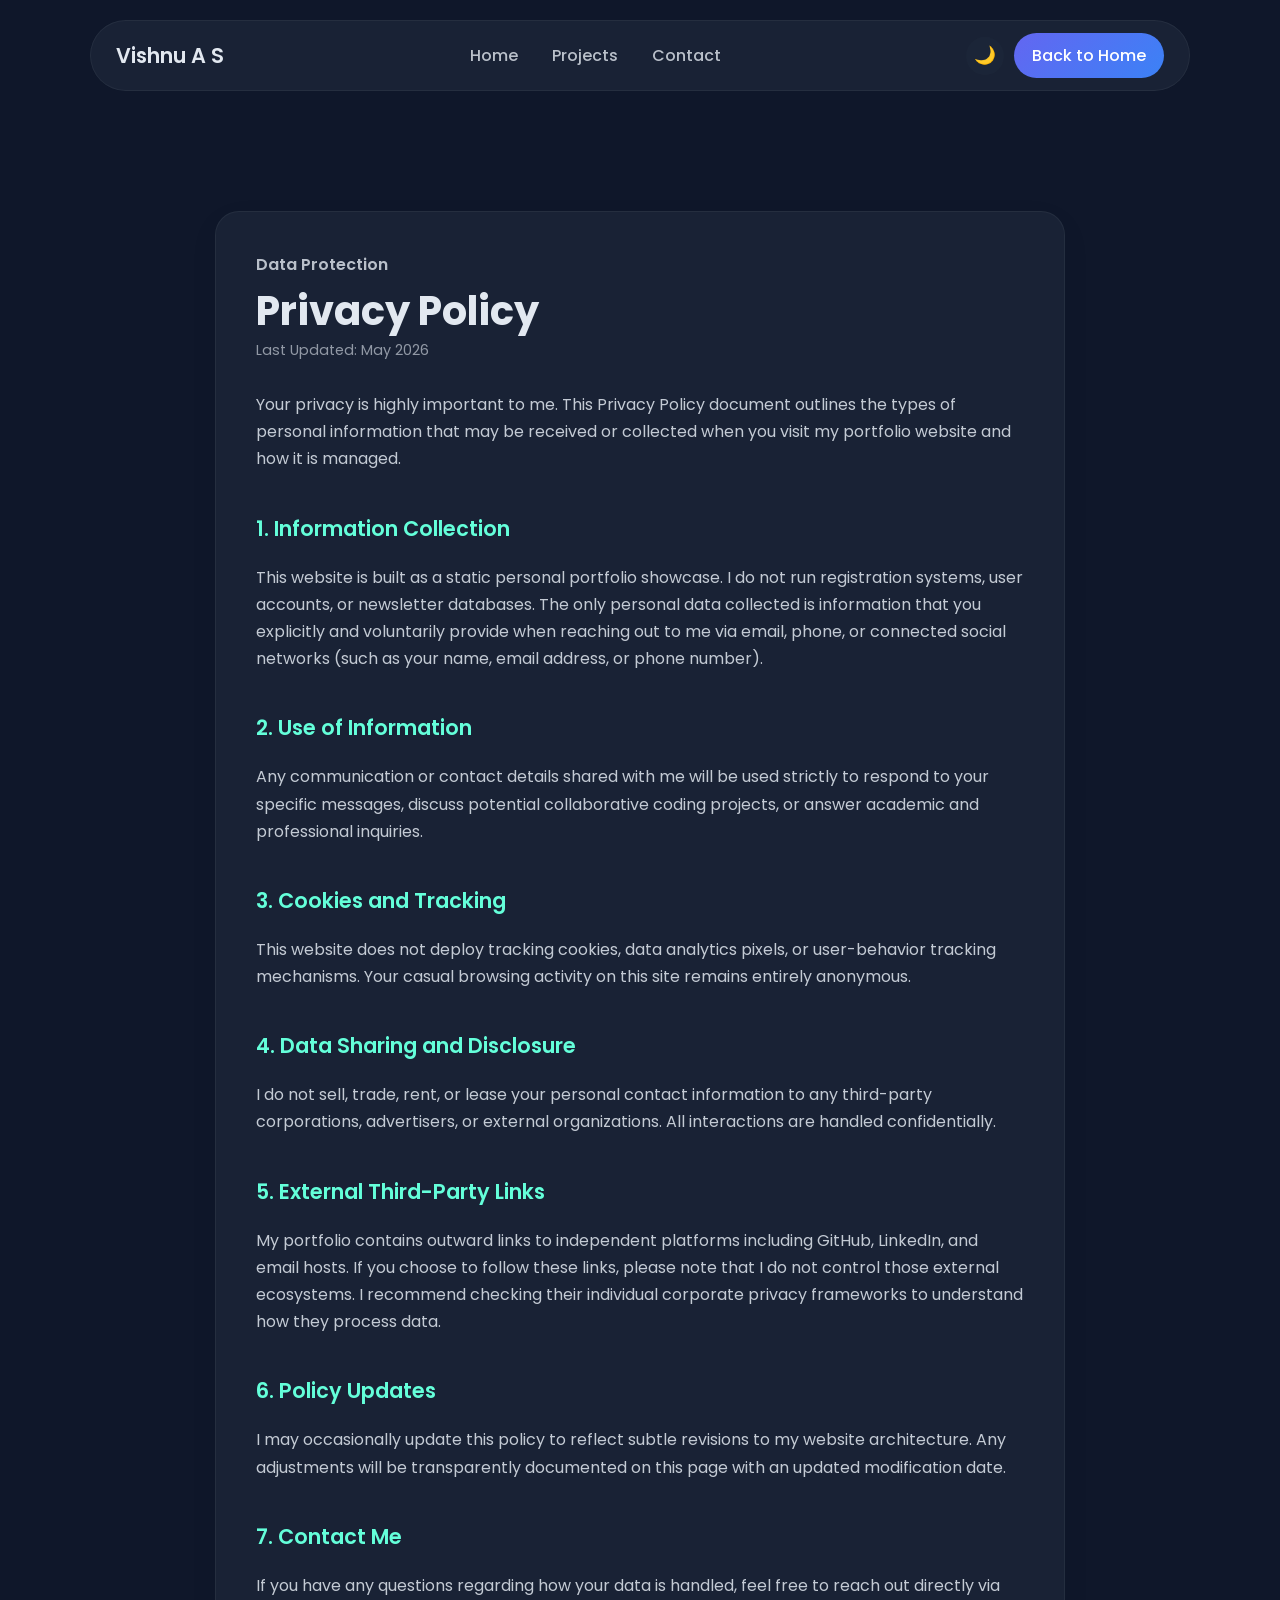
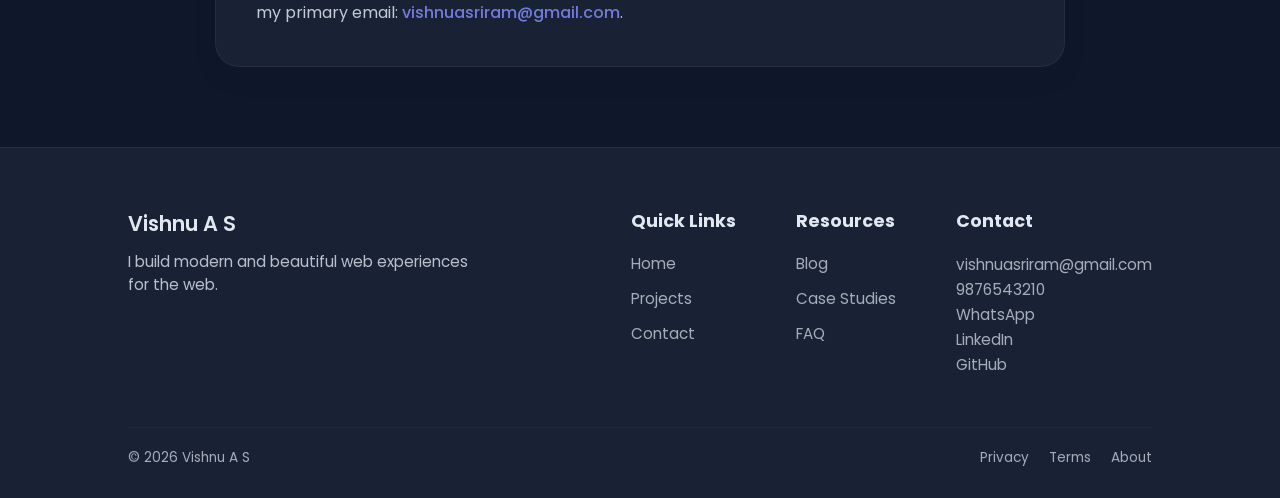
<file: privacy.html>
<!DOCTYPE html>
<html lang="en">
<head>
    <meta charset="UTF-8">
    <meta name="viewport" content="width=device-width, initial-scale=1.0">
    <title>Privacy Policy - Vishnu Portfolio</title>
    <link rel="stylesheet" href="style.css">
    <link href="https://fonts.googleapis.com/css2?family=Poppins:wght@300;400;600&display=swap" rel="stylesheet">
    <link rel="stylesheet" href="https://cdnjs.cloudflare.com/ajax/libs/font-awesome/6.5.0/css/all.min.css">
    
    <script>
        if (localStorage.getItem("theme") === "dark" || (!localStorage.getItem("theme") && window.matchMedia("(prefers-color-scheme: dark)").matches)) {
            document.documentElement.classList.add("dark");
        }
    </script>
</head>
<body id="privacy-page">

   <header class="navbar">
    <div class="nav-inner">
        <h2 class="logo"><a href="index.html" style="text-decoration: none; color: var(--text);">Vishnu A S</a></h2>
        <nav>
            <a href="index.html#home">Home</a>
            <a href="index.html#projects">Projects</a>
            <a href="#contact">Contact</a> </nav>
        <div class="nav-right">
            <button id="themeToggle" class="theme-btn" aria-label="Toggle dark mode">🌙</button>
            <a href="index.html" class="cv-btn" style="text-decoration: none;">Back to Home</a>
        </div>
    </div>
</header>

    <main class="terms-main"> <div class="terms-container">
            <span class="tag">Data Protection</span>
            <h1>Privacy Policy</h1>
            <p class="last-updated">Last Updated: May 2026</p>
            
            <div class="terms-text-block">
                <p>Your privacy is highly important to me. This Privacy Policy document outlines the types of personal information that may be received or collected when you visit my portfolio website and how it is managed.</p>
                
                <h3>1. Information Collection</h3>
                <p>This website is built as a static personal portfolio showcase. I do not run registration systems, user accounts, or newsletter databases. The only personal data collected is information that you explicitly and voluntarily provide when reaching out to me via email, phone, or connected social networks (such as your name, email address, or phone number).</p>

                <h3>2. Use of Information</h3>
                <p>Any communication or contact details shared with me will be used strictly to respond to your specific messages, discuss potential collaborative coding projects, or answer academic and professional inquiries.</p>

                <h3>3. Cookies and Tracking</h3>
                <p>This website does not deploy tracking cookies, data analytics pixels, or user-behavior tracking mechanisms. Your casual browsing activity on this site remains entirely anonymous.</p>

                <h3>4. Data Sharing and Disclosure</h3>
                <p>I do not sell, trade, rent, or lease your personal contact information to any third-party corporations, advertisers, or external organizations. All interactions are handled confidentially.</p>

                <h3>5. External Third-Party Links</h3>
                <p>My portfolio contains outward links to independent platforms including GitHub, LinkedIn, and email hosts. If you choose to follow these links, please note that I do not control those external ecosystems. I recommend checking their individual corporate privacy frameworks to understand how they process data.</p>

                <h3>6. Policy Updates</h3>
                <p>I may occasionally update this policy to reflect subtle revisions to my website architecture. Any adjustments will be transparently documented on this page with an updated modification date.</p>
                
                <h3>7. Contact Me</h3>
                <p>If you have any questions regarding how your data is handled, feel free to reach out directly via my primary email: <a href="mailto:vishnuasriram@gmail.com">vishnuasriram@gmail.com</a>.</p>
            </div>
        </div>
    </main>

    <footer class="footer" id="contact">
    <div class="footer-inner">
        <div class="footer-left">
            <h2 class="logo">Vishnu A S</h2>
            <p>I build modern and beautiful web experiences for the web.</p>
        </div>
        <div class="footer-links">
            <div class="footer-column">
                <h4>Quick Links</h4>
                <a href="index.html#home">Home</a>
                <a href="index.html#projects">Projects</a>
                <a href="#contact">Contact</a>
            </div>
            <div class="footer-column">
                <h4>Resources</h4>
                <a href="#">Blog</a>
                <a href="#">Case Studies</a>
                <a href="#">FAQ</a>
            </div>
            <div class="footer-column">
                <h4>Contact</h4>
                <p>
                    <a href="mailto:vishnuasriram@gmail.com">vishnuasriram@gmail.com</a>
                </p>
                <p>
                    <a href="tel:+919876543210">9876543210</a>
                </p>
                <p>
                    <a href="https://wa.me/+919876543210" target="_blank" rel="noopener">WhatsApp</a>
                </p>
                <p>
                    <a href="https://www.linkedin.com/in/vishnuasriram" target="_blank" rel="noopener">LinkedIn</a>
                </p>
                <p>
                    <a href="https://github.com/Vishnu-2010" target="_blank" rel="noopener">GitHub</a>
                </p>
            </div>
        </div>
    </div>
    <div class="footer-bottom">
        <p>© 2026 Vishnu A S</p>
        <div class="footer-bottom-links">
            <a href="privacy.html">Privacy</a>
            <a href="terms.html">Terms</a>
            <a href="about.html">About</a>
        </div>
    </div>
</footer>
    <script src="script.js"></script>
</body>
</html>
</file>
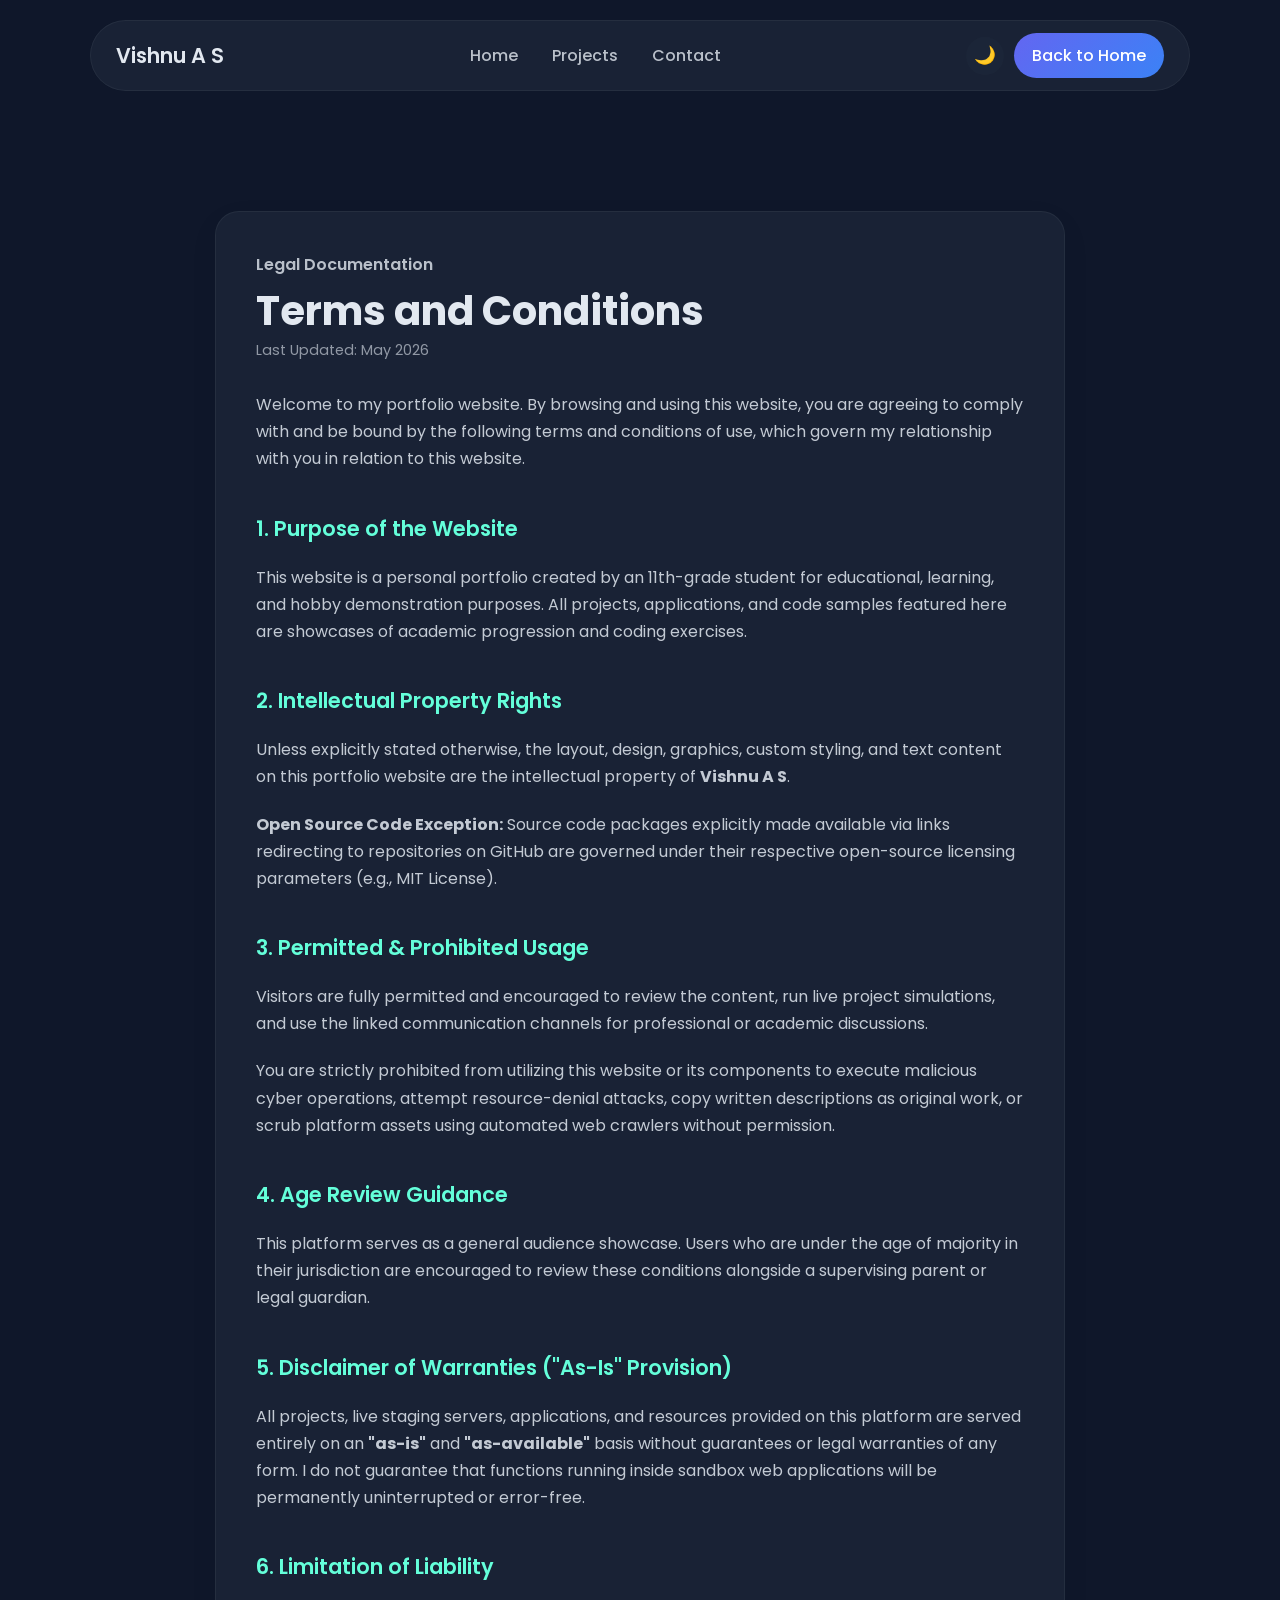
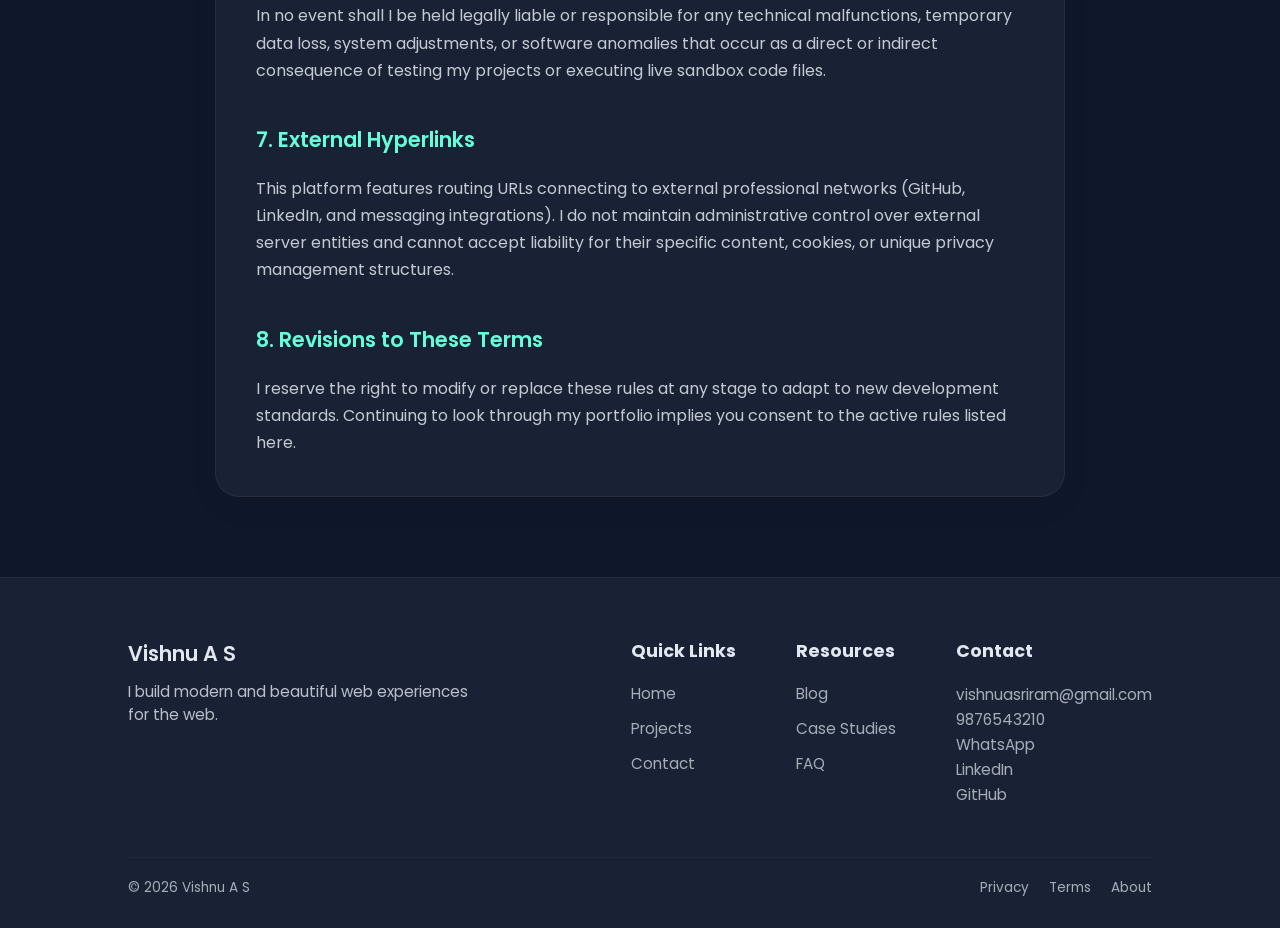
<file: terms.html>
<!DOCTYPE html>
<html lang="en">
<head>
    <meta charset="UTF-8">
    <meta name="viewport" content="width=device-width, initial-scale=1.0">
    <title>Terms & Conditions - Vishnu Portfolio</title>
    <link rel="stylesheet" href="style.css">
    <link href="https://fonts.googleapis.com/css2?family=Poppins:wght@300;400;600&display=swap" rel="stylesheet">
    <link rel="stylesheet" href="https://cdnjs.cloudflare.com/ajax/libs/font-awesome/6.5.0/css/all.min.css">
    
    <script>
        if (localStorage.getItem("theme") === "dark" || (!localStorage.getItem("theme") && window.matchMedia("(prefers-color-scheme: dark)").matches)) {
            document.documentElement.classList.add("dark");
        }
    </script>
</head>
<body id="terms-page">

    <header class="navbar">
    <div class="nav-inner">
        <h2 class="logo"><a href="index.html" style="text-decoration: none; color: var(--text);">Vishnu A S</a></h2>
        <nav>
            <a href="index.html#home">Home</a>
            <a href="index.html#projects">Projects</a>
            <a href="#contact">Contact</a> </nav>
        <div class="nav-right">
            <button id="themeToggle" class="theme-btn" aria-label="Toggle dark mode">🌙</button>
            <a href="index.html" class="cv-btn" style="text-decoration: none;">Back to Home</a>
        </div>
    </div>
</header>

    <main class="terms-main">
        <div class="terms-container">
            <span class="tag">Legal Documentation</span>
            <h1>Terms and Conditions</h1>
            <p class="last-updated">Last Updated: May 2026</p>
            
            <div class="terms-text-block">
                <p>Welcome to my portfolio website. By browsing and using this website, you are agreeing to comply with and be bound by the following terms and conditions of use, which govern my relationship with you in relation to this website.</p>
                
                <h3>1. Purpose of the Website</h3>
                <p>This website is a personal portfolio created by an 11th-grade student for educational, learning, and hobby demonstration purposes. All projects, applications, and code samples featured here are showcases of academic progression and coding exercises.</p>

                <h3>2. Intellectual Property Rights</h3>
                <p>Unless explicitly stated otherwise, the layout, design, graphics, custom styling, and text content on this portfolio website are the intellectual property of <strong>Vishnu A S</strong>.</p>
                <p><strong>Open Source Code Exception:</strong> Source code packages explicitly made available via links redirecting to repositories on GitHub are governed under their respective open-source licensing parameters (e.g., MIT License).</p>

                <h3>3. Permitted & Prohibited Usage</h3>
                <p>Visitors are fully permitted and encouraged to review the content, run live project simulations, and use the linked communication channels for professional or academic discussions.</p>
                <p>You are strictly prohibited from utilizing this website or its components to execute malicious cyber operations, attempt resource-denial attacks, copy written descriptions as original work, or scrub platform assets using automated web crawlers without permission.</p>

                <h3>4. Age Review Guidance</h3>
                <p>This platform serves as a general audience showcase. Users who are under the age of majority in their jurisdiction are encouraged to review these conditions alongside a supervising parent or legal guardian.</p>

                <h3>5. Disclaimer of Warranties ("As-Is" Provision)</h3>
                <p>All projects, live staging servers, applications, and resources provided on this platform are served entirely on an <strong>"as-is"</strong> and <strong>"as-available"</strong> basis without guarantees or legal warranties of any form. I do not guarantee that functions running inside sandbox web applications will be permanently uninterrupted or error-free.</p>

                <h3>6. Limitation of Liability</h3>
                <p>In no event shall I be held legally liable or responsible for any technical malfunctions, temporary data loss, system adjustments, or software anomalies that occur as a direct or indirect consequence of testing my projects or executing live sandbox code files.</p>

                <h3>7. External Hyperlinks</h3>
                <p>This platform features routing URLs connecting to external professional networks (GitHub, LinkedIn, and messaging integrations). I do not maintain administrative control over external server entities and cannot accept liability for their specific content, cookies, or unique privacy management structures.</p>
                
                <h3>8. Revisions to These Terms</h3>
                <p>I reserve the right to modify or replace these rules at any stage to adapt to new development standards. Continuing to look through my portfolio implies you consent to the active rules listed here.</p>
            </div>
        </div>
    </main>

    <footer class="footer" id="contact">
    <div class="footer-inner">
        <div class="footer-left">
            <h2 class="logo">Vishnu A S</h2>
            <p>I build modern and beautiful web experiences for the web.</p>
        </div>
        <div class="footer-links">
            <div class="footer-column">
                <h4>Quick Links</h4>
                <a href="index.html#home">Home</a>
                <a href="index.html#projects">Projects</a>
                <a href="#contact">Contact</a>
            </div>
            <div class="footer-column">
                <h4>Resources</h4>
                <a href="#">Blog</a>
                <a href="#">Case Studies</a>
                <a href="#">FAQ</a>
            </div>
            <div class="footer-column">
                <h4>Contact</h4>
                <p>
                    <a href="mailto:vishnuasriram@gmail.com">vishnuasriram@gmail.com</a>
                </p>
                <p>
                    <a href="tel:+919876543210">9876543210</a>
                </p>
                <p>
                    <a href="https://wa.me/+919876543210" target="_blank" rel="noopener">WhatsApp</a>
                </p>
                <p>
                    <a href="https://www.linkedin.com/in/vishnuasriram" target="_blank" rel="noopener">LinkedIn</a>
                </p>
                <p>
                    <a href="https://github.com/Vishnu-2010" target="_blank" rel="noopener">GitHub</a>
                </p>
            </div>
        </div>
    </div>
    <div class="footer-bottom">
        <p>© 2026 Vishnu A S</p>
        <div class="footer-bottom-links">
            <a href="privacy.html">Privacy</a>
            <a href="terms.html">Terms</a>
            <a href="about.html">About</a>
        </div>
    </div>
</footer>

    <script src="script.js"></script>
</body>
</html>
</file>
<file: style.css>
/* ==========================================================================
   1. Base Reset & Variables
   ========================================================================== */
* {
    margin: 0;
    padding: 0;
    box-sizing: border-box;
}

:root {
    --bg: #f1f5f9; 
    --text: #0f172a;
    --glass: rgba(255, 255, 255, 0.7);
    --secondary: #e2e8f0;
    --primary: linear-gradient(135deg, #6366f1, #3b82f6);
    --border: rgba(255, 255, 255, 0.4);
    --tag-bg: rgba(99, 102, 241, 0.1);
    --tag-text: #4f46e5;
    
    /* Skills Variable Overrides */
    --skill-heading: #4f46e5;
    --badge-bg: #ffffff;
    --badge-border: rgba(99, 102, 241, 0.2);
}

html.dark {
    --bg: #0f172a;
    --text: #e2e8f0;
    --glass: rgba(30, 41, 59, 0.7);
    --secondary: rgba(30, 41, 59, 0.6);
    --border: rgba(255, 255, 255, 0.05);
    --tag-bg: rgba(99, 102, 241, 0.25);
    --tag-text: #818cf8;
    
    /* Skills Dark Mode Overrides */
    --skill-heading: #64ffda;
    --badge-bg: rgba(255, 255, 255, 0.05);
    --badge-border: rgba(255, 255, 255, 0.1);
}

html {
    scroll-behavior: smooth;
}

body {
    font-family: "Poppins", sans-serif;
    background-color: var(--bg);
    color: var(--text);
    min-height: 100vh;
    display: flex;
    flex-direction: column;
}

/* Smooth Transitions for Light/Dark Mode Switcher */
body, .nav-inner, .project-card, .footer, nav a, .theme-btn, .secondary, .proj-tag, .skill-category, .skill-badge {
    transition: background-color 0.4s cubic-bezier(0.4, 0, 0.2, 1), 
                color 0.4s cubic-bezier(0.4, 0, 0.2, 1), 
                border-color 0.4s cubic-bezier(0.4, 0, 0.2, 1), 
                box-shadow 0.4s cubic-bezier(0.4, 0, 0.2, 1),
                transform 0.3s ease,
                filter 0.3s ease;
}

button, a { 
    cursor: pointer; 
}

/* ==========================================================================
   2. Navigation Bar
   ========================================================================== */
.navbar { 
    position: sticky; 
    top: 20px; 
    display: flex; 
    justify-content: center; 
    z-index: 1000; 
}

.nav-inner { 
    width: 90%; 
    max-width: 1100px; 
    background: var(--glass); 
    backdrop-filter: blur(20px); 
    -webkit-backdrop-filter: blur(20px); 
    border: 1px solid var(--border); 
    border-radius: 50px; 
    padding: 12px 25px; 
    display: flex; 
    justify-content: space-between; 
    align-items: center; 
}

.logo { 
    font-size: 1.3rem; 
    font-weight: 600; 
}

nav a { 
    margin: 0 15px; 
    text-decoration: none; 
    color: var(--text); 
    font-weight: 500; 
    opacity: 0.8; 
}

nav a:hover { 
    opacity: 1; 
}

.nav-right { 
    display: flex; 
    gap: 10px; 
    align-items: center; 
}

.theme-btn { 
    width: 38px; 
    height: 38px; 
    border-radius: 50%; 
    border: none; 
    background: var(--secondary); 
    font-size: 1.1rem; 
    display: flex; 
    align-items: center; 
    justify-content: center; 
}

.cv-btn { 
    background: var(--primary); 
    color: white; 
    border: none; 
    padding: 10px 18px; 
    border-radius: 30px; 
    font-weight: 500; 
    text-decoration: none; 
    display: inline-block; 
}

/* ==========================================================================
   3. Hero Section
   ========================================================================== */
.hero { 
    display: flex; 
    justify-content: space-between; 
    align-items: center; 
    padding: 120px 10% 60px 10%; 
    max-width: 1200px; 
    margin: 0 auto; 
    width: 100%; 
    gap: 40px;
}

.hero-left { 
    max-width: 550px; 
}

.tag { 
    font-weight: 600; 
    opacity: 0.8; 
}

.hero h1 { 
    font-size: 3rem; 
    margin-top: 5px; 
    line-height: 1.2; 
}

.hero h3 { 
    font-size: 1.4rem; 
    margin-bottom: 15px; 
    background: var(--primary); 
    -webkit-background-clip: text; 
    -webkit-text-fill-color: transparent; 
}

.hero p { 
    opacity: 0.85; 
    line-height: 1.6;
}

.hero-buttons { 
    margin-top: 24px; 
    display: flex; 
    gap: 12px; 
}

.primary { 
    background: var(--primary); 
    color: white; 
    padding: 12px 24px; 
    border-radius: 30px; 
    border: none; 
    font-weight: 600; 
    text-decoration: none; 
    display: inline-block; 
}

.secondary { 
    background: var(--secondary); 
    color: var(--text); 
    padding: 12px 24px; 
    border-radius: 30px; 
    border: none; 
    font-weight: 600; 
    text-decoration: none; 
    display: inline-block; 
}

.profile-img { 
    width: 100%; 
    max-width: 300px; 
    height: 360px; 
    object-fit: cover; 
    object-position: top center;
    border-radius: 20px; 
    box-shadow: 0 20px 40px rgba(0,0,0,0.15); 
}

.profile-img:hover {
    filter: brightness(1.05);
    transform: scale(1.02);
}

/* ==========================================================================
   4. Technical Toolkit (Skills) Section
   ========================================================================== */
.section {
    padding: 80px 10% 40px 10%;
    max-width: 1200px;
    margin: 0 auto;
    width: 100%;
}

.section-title {
    font-size: 2rem;
    margin-bottom: 20px;
    text-align: left;
}

.skills-wrapper {
    display: flex;
    flex-wrap: wrap;
    gap: 25px;
    width: 100%;
    margin-top: 1.5rem;
}

.skill-category {
    background: var(--glass);
    backdrop-filter: blur(10px);
    -webkit-backdrop-filter: blur(10px);
    padding: 2rem;
    border-radius: 16px;
    border: 1px solid var(--border);
    flex: 1;
    min-width: 300px;
}

/* Visibility fix for header titles */
.skill-category h3 {
    margin-bottom: 1.5rem;
    color: var(--skill-heading) !important; 
    font-size: 1.3rem;
    display: flex;
    align-items: center;
    gap: 12px;
}

.skills-grid {
    display: flex;
    flex-wrap: wrap;
    gap: 10px;
}

.skill-badge {
    background: var(--badge-bg);
    color: var(--text) !important;
    padding: 8px 16px;
    border-radius: 8px;
    font-size: 0.9rem;
    font-weight: 500;
    border: 1px solid var(--badge-border);
}

.skill-badge:hover {
    background: var(--primary);
    color: #ffffff !important;
    transform: translateY(-2px);
    border-color: transparent;
    box-shadow: 0 5px 15px rgba(99, 102, 241, 0.2);
}

/* ==========================================================================
   5. Projects Section
   ========================================================================== */
.projects { 
    padding: 60px 10% 80px 10%; 
    max-width: 1200px; 
    margin: 0 auto; 
    width: 100%; 
}

.projects h2 { 
    font-size: 2rem; 
    margin-bottom: 8px; 
    text-align: left;
}

.projects > p {
    text-align: left;
}

.projects-grid { 
    display: grid; 
    grid-template-columns: repeat(auto-fit, minmax(300px, 1fr)); 
    gap: 30px; 
    margin-top: 40px; 
    width: 100%;
}

.project-card { 
    background: var(--glass); 
    backdrop-filter: blur(10px); 
    -webkit-backdrop-filter: blur(10px); 
    border: 1px solid var(--border); 
    border-radius: 20px; 
    text-align: left; 
    overflow: hidden; 
    display: flex; 
    flex-direction: column; 
    width: 100%;
}

.project-card:hover { 
    transform: translateY(-6px); 
    box-shadow: 0 15px 30px rgba(0,0,0,0.1); 
}

.project-img { 
    width: 100%; 
    height: 200px; 
    object-fit: cover; 
    border-bottom: 1px solid var(--border); 
}

.project-content { 
    padding: 25px; 
    display: flex; 
    flex-direction: column; 
    flex-grow: 1; 
}

.project-tags { 
    display: flex; 
    gap: 8px; 
    flex-wrap: wrap; 
    margin-bottom: 15px; 
}

.proj-tag { 
    background-color: var(--tag-bg); 
    color: var(--tag-text); 
    padding: 4px 12px; 
    border-radius: 12px; 
    font-size: 0.8rem; 
    font-weight: 600; 
}

.project-content h3 { 
    font-size: 1.3rem; 
    margin-bottom: 10px; 
}

.project-content p { 
    font-size: 0.9rem; 
    opacity: 0.8; 
    line-height: 1.6; 
    margin-bottom: 25px; 
    flex-grow: 1; 
}

.project-links { 
    display: flex; 
    width: 100%;
}

.proj-btn { 
    text-decoration: none; 
    font-size: 0.9rem; 
    font-weight: 600; 
    display: inline-flex; 
    align-items: center; 
    gap: 8px; 
    width: 100%;
    justify-content: center;
    background: var(--secondary);
    color: var(--text);
    padding: 12px;
    border-radius: 12px;
}

.proj-btn:hover {
    filter: opacity(0.9);
}

/* ==========================================================================
   6. Footer Section (FIXED)
   ========================================================================== */
.footer { 
    background: var(--glass); 
    backdrop-filter: blur(20px); 
    -webkit-backdrop-filter: blur(20px); 
    border-top: 1px solid var(--border); 
    padding: 60px 10% 30px 10%; 
    width: 100%; 
    margin-top: auto;
}

.footer-inner { 
    display: flex; 
    justify-content: space-between; 
    max-width: 1100px; 
    margin: 0 auto; 
    gap: 40px; 
    flex-wrap: wrap; /* Prevents overlap on smaller screens */
}

.footer-left { 
    max-width: 350px; 
}

.footer-left p { 
    margin-top: 12px; 
    font-size: 0.95rem; 
    opacity: 0.8; 
    line-height: 1.5;
}

.footer-links { 
    display: flex; 
    gap: 60px; 
    flex-wrap: wrap; 
}

/* Forces the columns to stack perfectly vertically */
.footer-column {
    display: flex;
    flex-direction: column;
}

.footer-column h4 { 
    margin-bottom: 18px; 
    font-size: 1.1rem; 
    color: var(--text);
}

/* Fixes the blue/purple link issue and forces them onto their own lines */
.footer-column a, .footer-column p a { 
    text-decoration: none !important; 
    color: var(--text) !important; 
    margin-bottom: 12px; 
    font-size: 0.95rem; 
    opacity: 0.7; 
    transition: opacity 0.3s ease, color 0.3s ease;
}

/* Resets <p> tags so contact links don't have huge gaps */
.footer-column p {
    margin: 0; 
}

.footer-column a:hover, .footer-column p a:hover { 
    opacity: 1; 
    color: var(--skill-heading) !important; /* Adds a nice theme color on hover */
}

.footer-bottom { 
    margin-top: 50px; 
    padding-top: 20px; 
    border-top: 1px solid var(--border); 
    display: flex; 
    justify-content: space-between; 
    align-items: center;
    font-size: 0.85rem; 
    opacity: 0.7; 
    max-width: 1100px; 
    margin: 50px auto 0 auto; 
}

.footer-bottom-links {
    display: flex;
    gap: 20px;
}

.footer-bottom-links a { 
    text-decoration: none !important; 
    color: var(--text) !important; 
}

.footer-bottom-links a:hover {
    text-decoration: underline !important;
}
/* ==========================================================================
   8. Document Pages Layout Structure (Privacy & Terms)
   ========================================================================== */
.terms-main {
    padding: 140px 10% 80px 10%;
    max-width: 1200px;
    margin: 0 auto;
    width: 100%;
    display: flex;
    justify-content: center;
}

.terms-container {
    background: var(--glass);
    backdrop-filter: blur(10px);
    -webkit-backdrop-filter: blur(10px);
    border: 1px solid var(--border);
    border-radius: 24px;
    padding: 40px;
    max-width: 850px; /* Locks reading container width comfortably */
    width: 100%;
    box-shadow: 0 10px 30px rgba(0, 0, 0, 0.05);
}

.terms-container h1 {
    font-size: 2.5rem;
    margin: 10px 0 5px 0;
    line-height: 1.2;
}

.last-updated {
    font-size: 0.9rem;
    opacity: 0.6;
    margin-bottom: 30px;
    display: block;
}

.terms-text-block {
    display: flex;
    flex-direction: column;
    gap: 20px; /* Neatly spaces out your paragraphs */
}

.terms-text-block p {
    font-size: 1rem;
    opacity: 0.85;
    line-height: 1.7;
}

.terms-text-block h3 {
    font-size: 1.3rem;
    color: var(--skill-heading); /* Matches your system's dynamic accent colors */
    margin-top: 20px;
    font-weight: 600;
}

.terms-text-block a {
    color: var(--tag-text);
    text-decoration: none;
    font-weight: 500;
}

.terms-text-block a:hover {
    text-decoration: underline;
}

/* Mobile optimizations for document sheets */
@media (max-width: 768px) {
    .terms-main {
        padding: 100px 5% 50px 5%;
    }
    
    .terms-container {
        padding: 25px;
    }
    
    .terms-container h1 {
        font-size: 2rem;
    }
}
</file>
